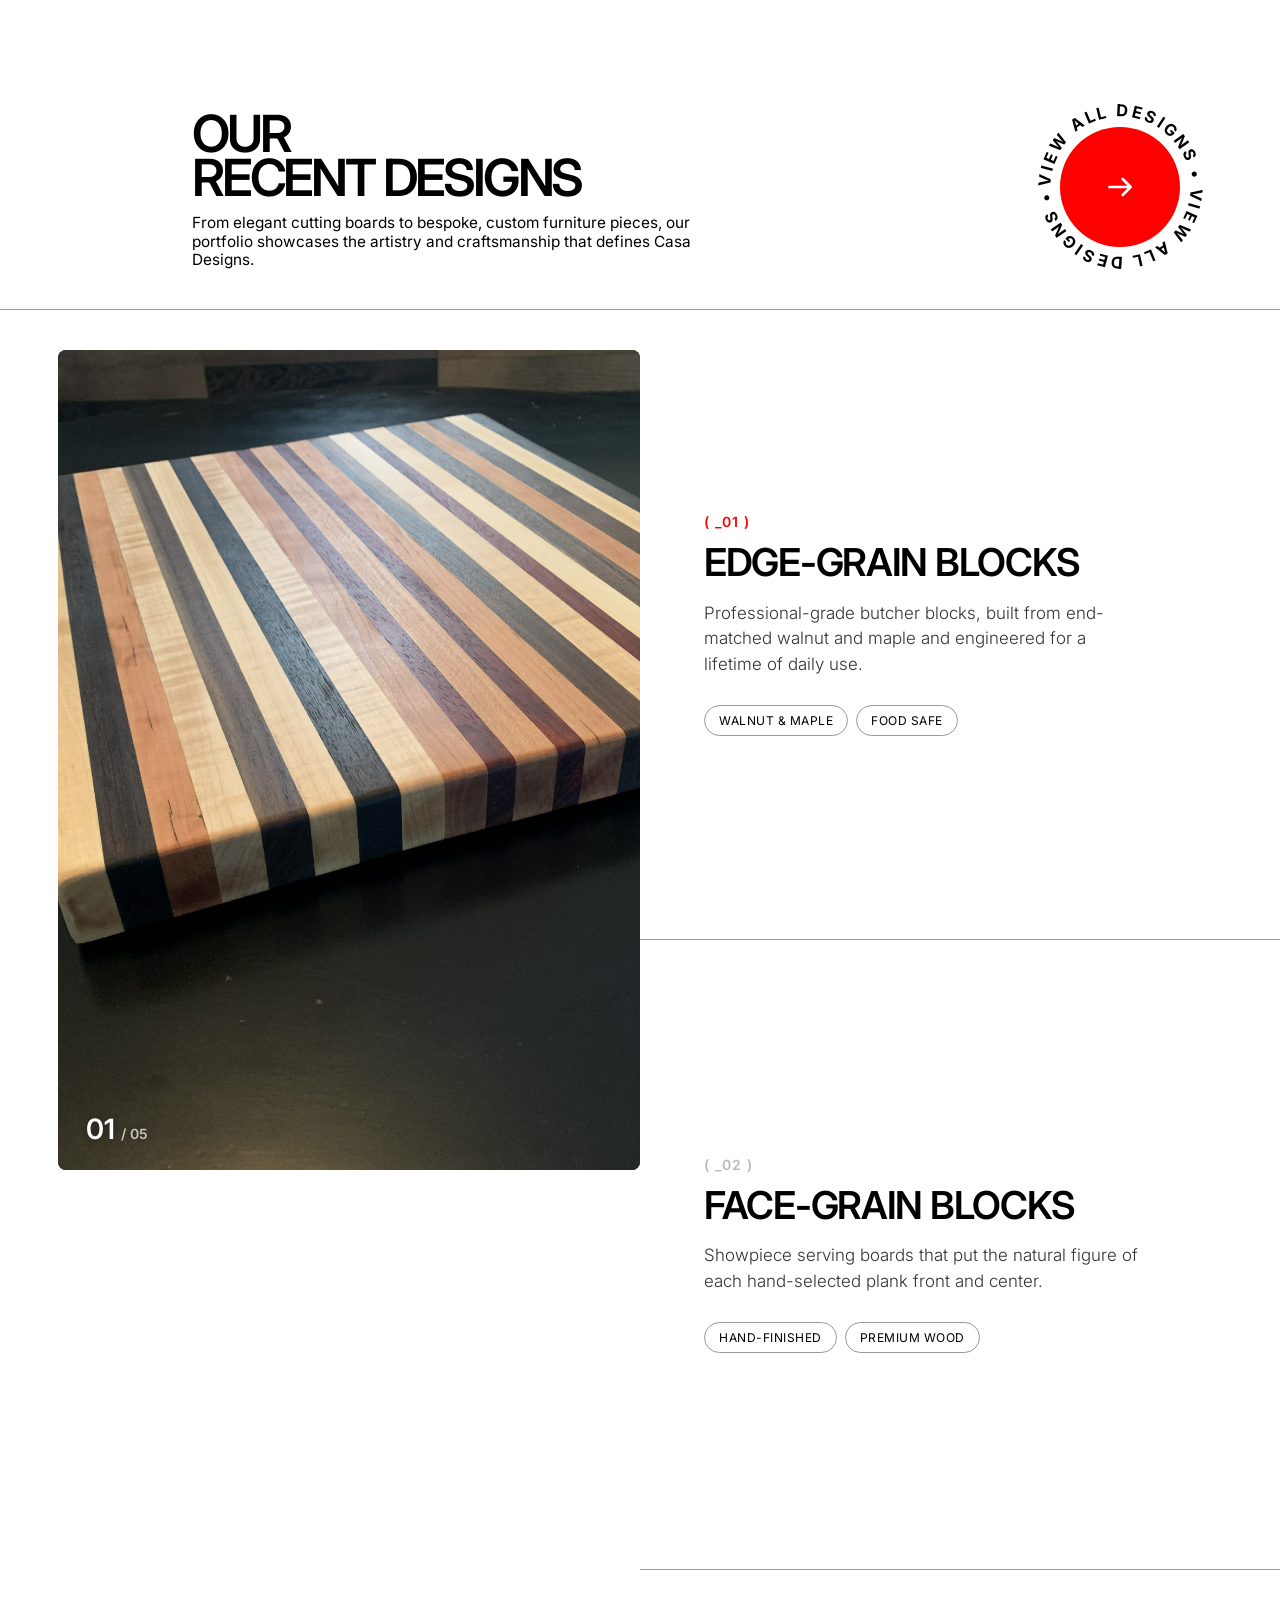
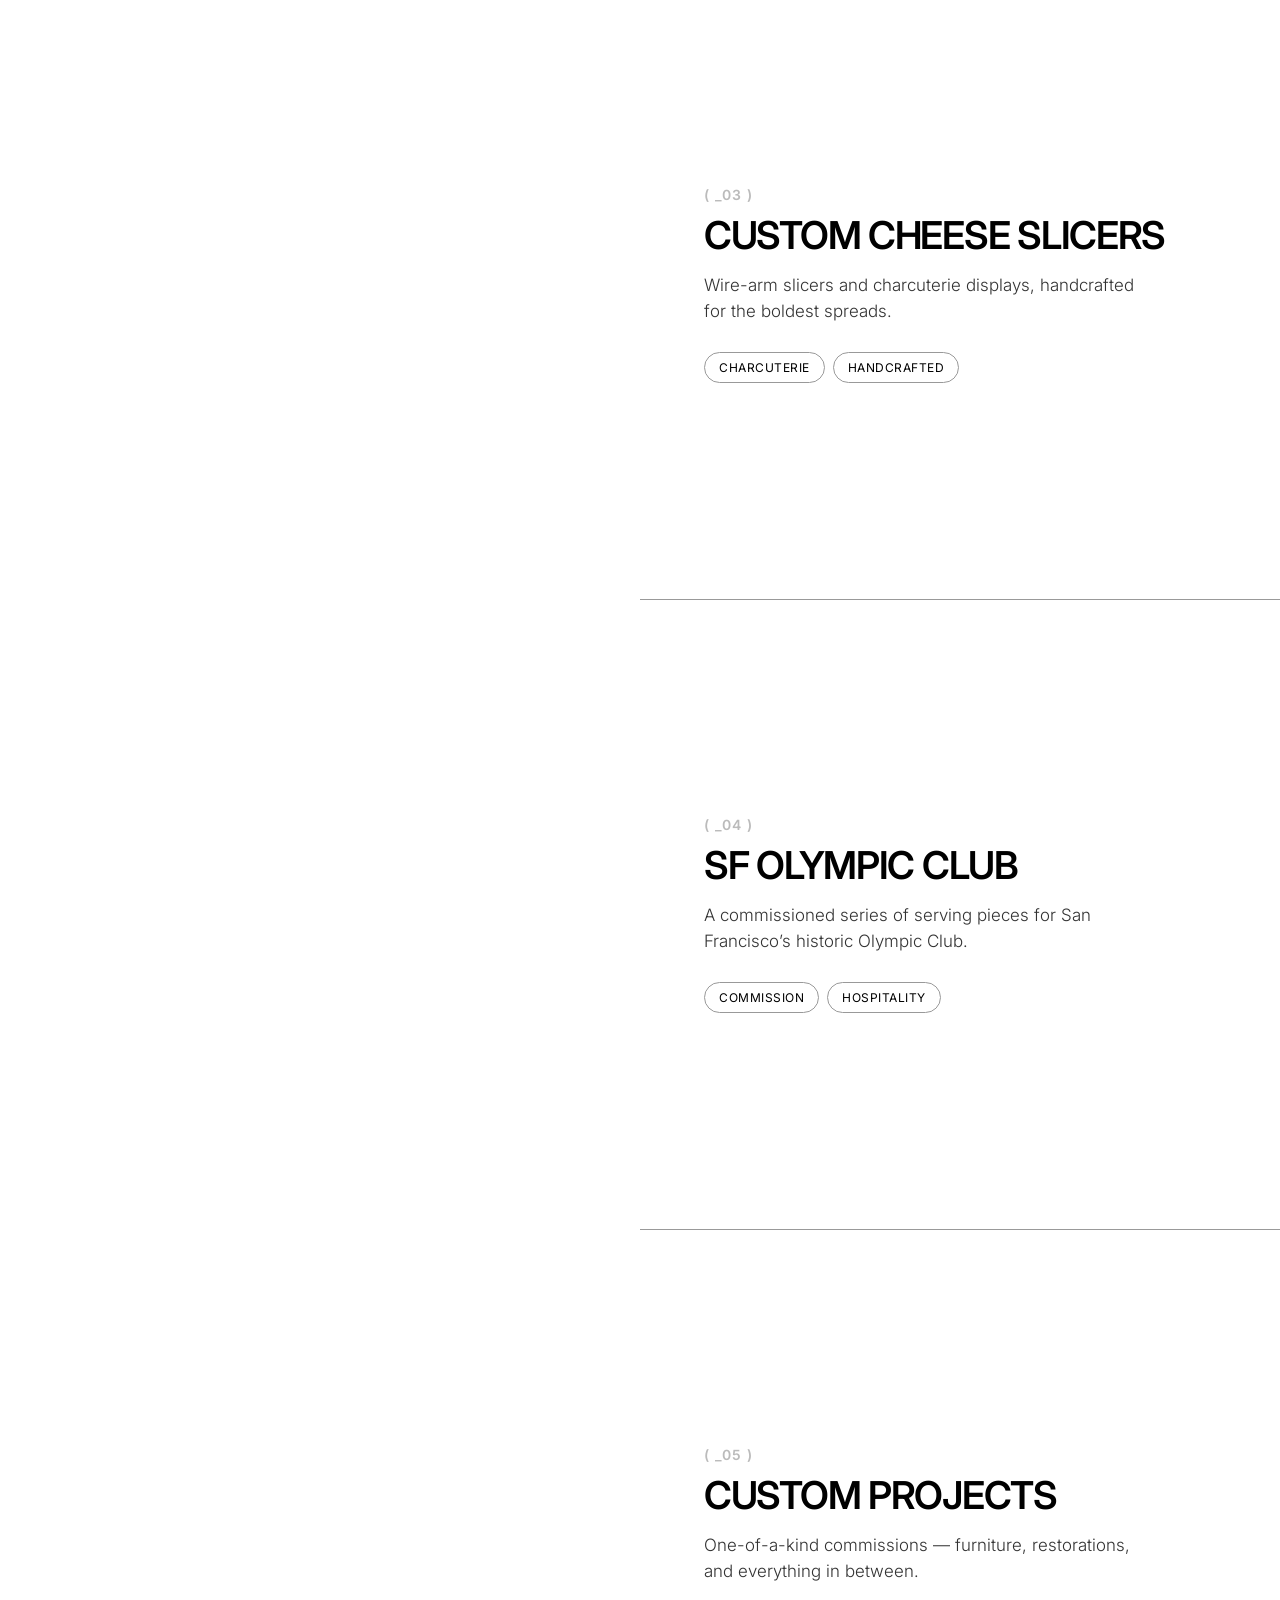
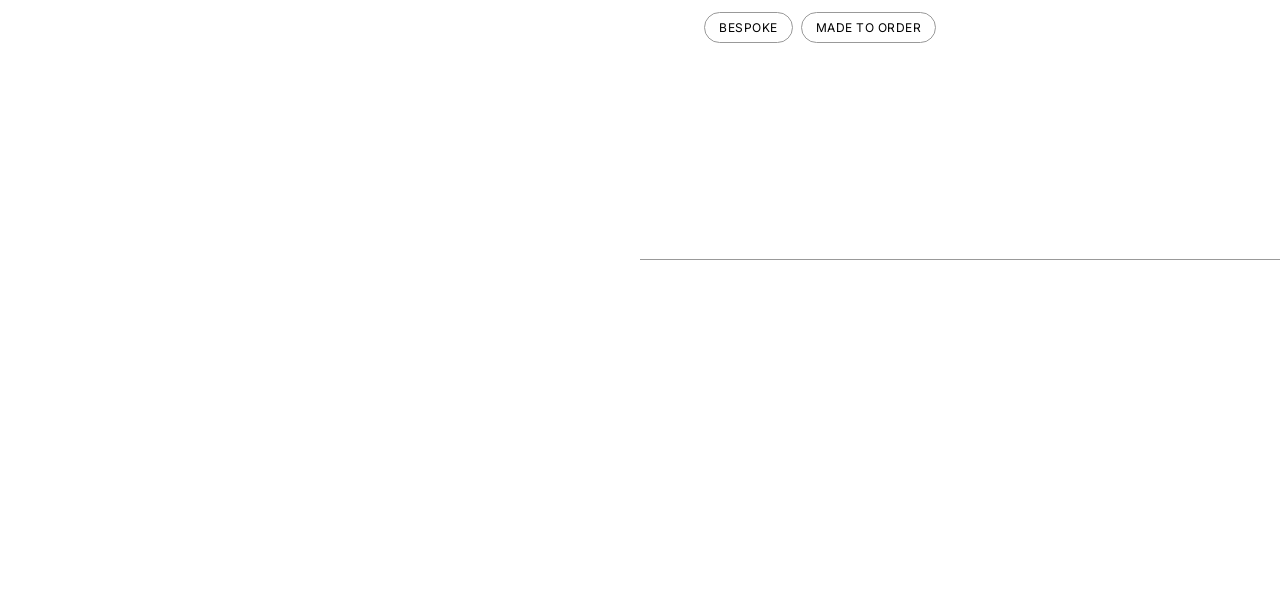
<file: design_handoff_projects_sticky_showcase/reference.html>
<!DOCTYPE html>
<html lang="en">
<head>
<meta charset="utf-8">
<meta name="viewport" content="width=device-width, initial-scale=1">
<title>Reference — Projects Sticky Showcase (option 1c)</title>
<!--
  DESIGN REFERENCE for the Casa Designs projects-section redesign (option 1c).
  Standalone vanilla HTML/CSS/JS — open directly in a browser.
  Intended to be recreated inside index.html / css/styles.css / js/gsap.js
  using the site's existing patterns (see README.md).
-->
<style>
@import url('https://fonts.googleapis.com/css2?family=Inter:ital,opsz,wght@0,14..32,100..900;1,14..32,100..900&display=swap');

body, html {
  margin: 0;
  padding: 0;
  background: #ffffff;
  font-family: 'Inter', -apple-system, BlinkMacSystemFont, "Segoe UI", Roboto, sans-serif;
  color: #000000;
}

/* ===== Section header — same pattern as existing .header-row ===== */
.projects-section { width: 100%; margin: 5% 0; }

.projects-section .header-row {
  width: 100%;
  display: flex;
  justify-content: space-between;
  align-items: center;
  min-height: 25vh;
  border-bottom: 0.5px solid #999;
}
.projects-section .header-left {
  width: 75%;
  padding: 3rem 0 1.5rem 12rem;
  box-sizing: border-box;
}
.projects-section .header-left h2 {
  margin: 0;
  font-size: 4vw;
  font-weight: 600;
  text-transform: uppercase;
  display: flex;
  flex-direction: column;
  line-height: 0.85;
  letter-spacing: -0.25vw;
}
.projects-section .header-left p {
  font-size: 1.2vw;
  line-height: 1.2;
  color: #000000;
  max-width: 70%;
}
.projects-section .header-right {
  width: 25%;
  display: flex;
  align-items: center;
  justify-content: center;
}

/* Spinning badge — identical to existing .badge-container pattern */
.badge-container { position: relative; width: 175px; height: 175px; display: flex; align-items: center; justify-content: center; }
.spinning-text-svg { position: absolute; width: 100%; height: 100%; animation: rotateText 12s linear infinite; pointer-events: none; }
.projects-section .spinning-text { fill: #000000; font-family: 'Inter', sans-serif; font-size: 14px; font-weight: bold; text-transform: uppercase; letter-spacing: 2.25px; }
.btn-red-static { background: #ff0000; width: 120px; height: 120px; border-radius: 50%; display: flex; align-items: center; justify-content: center; text-decoration: none; z-index: 2; transition: transform 0.3s ease; }
.btn-red-static:hover { transform: scale(0.95); }
@keyframes rotateText { from { transform: rotate(0deg); } to { transform: rotate(360deg); } }

/* ===== Sticky showcase ===== */
.showcase { display: flex; align-items: stretch; }

.showcase-media-col {
  width: 50%;
  box-sizing: border-box;
  padding: 40px 0 40px 4.5vw;
}
.showcase-frame {
  position: sticky;
  top: 40px;
  height: calc(100vh - 80px);
  border-radius: 8px;
  overflow: hidden;
  background: #111111;
}
.showcase-frame img {
  position: absolute;
  inset: 0;
  width: 100%;
  height: 100%;
  object-fit: cover;
  opacity: 0;
  transform: scale(1.06);
  transition: opacity 0.6s ease, transform 0.9s ease;
}
.showcase-frame img.active { opacity: 1; transform: scale(1); }
.showcase-counter {
  position: absolute;
  left: 28px;
  bottom: 24px;
  display: flex;
  align-items: baseline;
  gap: 6px;
  color: #ffffff;
  font-weight: 600;
  z-index: 2;
  text-shadow: 0 1px 8px rgba(0,0,0,0.4);
}
.showcase-counter .current { font-size: 28px; }
.showcase-counter .total { font-size: 14px; opacity: 0.7; }

.showcase-text-col { width: 50%; box-sizing: border-box; }
.showcase-block {
  min-height: 70vh;
  display: flex;
  flex-direction: column;
  justify-content: center;
  padding: 0 6.5vw 0 5vw;
  border-bottom: 0.5px solid #999;
  box-sizing: border-box;
}
.showcase-block .num {
  font-size: 14px;
  font-weight: 600;
  letter-spacing: 1px;
  color: #bbbbbb;
  transition: color 0.4s ease;
}
.showcase-block.active .num { color: #ff0000; }
.showcase-block h3 {
  margin: 14px 0 0;
  font-size: 3vw;
  font-weight: 600;
  text-transform: uppercase;
  letter-spacing: -0.1vw;
  line-height: 0.95;
}
.showcase-block p {
  margin: 20px 0 0;
  font-size: 17px;
  font-weight: 300;
  line-height: 1.5;
  color: #333333;
  max-width: 44ch;
}
.showcase-tags { display: flex; flex-wrap: wrap; gap: 8px; margin-top: 28px; }
.showcase-tags .pill {
  font-size: 12px;
  text-transform: uppercase;
  letter-spacing: 0.5px;
  padding: 7px 14px;
  border: 0.5px solid #999;
  border-radius: 999px;
  white-space: nowrap;
}

/* Spacer so you can see the scroll behavior in isolation */
.demo-spacer { height: 30vh; }
</style>
</head>
<body>

<section class="projects-section" id="projects-section">
  <div class="header-row">
    <div class="header-left">
      <h2>
        <span>Our</span>
        <span>Recent Designs</span>
      </h2>
      <p>From elegant cutting boards to bespoke, custom furniture pieces, our portfolio showcases the artistry and craftsmanship that defines Casa Designs.</p>
    </div>
    <div class="header-right">
      <div class="badge-container">
        <svg class="spinning-text-svg" viewBox="0 0 150 150" xmlns="http://www.w3.org/2000/svg">
          <path id="textCircleProjects" d="M 75, 75 m -60, 0 a 60,60 0 1,1 120,0 a 60,60 0 1,1 -120,0" fill="none" />
          <text><textPath href="#textCircleProjects" class="spinning-text">VIEW ALL DESIGNS &#8226; VIEW ALL DESIGNS &#8226;</textPath></text>
        </svg>
        <a href="gallery.html" class="btn-red-static">
          <svg xmlns="http://www.w3.org/2000/svg" width="2rem" height="2rem" viewBox="0 0 24 24"><path fill="none" stroke="#ffffff" stroke-linecap="round" stroke-linejoin="round" stroke-width="2" d="M4 12h16m0 0l-6-6m6 6l-6 6"/></svg>
        </a>
      </div>
    </div>
  </div>

  <div class="showcase">
    <div class="showcase-media-col">
      <div class="showcase-frame">
        <img src="./img/portfolio1.jpg" alt="Edge-Grain Blocks" class="active" data-showcase-img>
        <img src="./img/portfolio2.jpg" alt="Face-Grain Blocks" data-showcase-img>
        <img src="./img/portfolio3.jpg" alt="Custom Cheese Slicers" data-showcase-img>
        <img src="./img/sf-club.jpg" alt="SF Olympic Club" data-showcase-img>
        <img src="./img/custom-cover.jpg" alt="Custom Projects" data-showcase-img>
        <div class="showcase-counter"><span class="current" data-showcase-current>01</span><span class="total">/ 05</span></div>
      </div>
    </div>

    <div class="showcase-text-col">
      <div class="showcase-block active" data-showcase-block>
        <span class="num">( _01 )</span>
        <h3>Edge-Grain Blocks</h3>
        <p>Professional-grade butcher blocks, built from end-matched walnut and maple and engineered for a lifetime of daily use.</p>
        <div class="showcase-tags"><span class="pill">Walnut &amp; Maple</span><span class="pill">Food Safe</span></div>
      </div>
      <div class="showcase-block" data-showcase-block>
        <span class="num">( _02 )</span>
        <h3>Face-Grain Blocks</h3>
        <p>Showpiece serving boards that put the natural figure of each hand-selected plank front and center.</p>
        <div class="showcase-tags"><span class="pill">Hand-Finished</span><span class="pill">Premium Wood</span></div>
      </div>
      <div class="showcase-block" data-showcase-block>
        <span class="num">( _03 )</span>
        <h3>Custom Cheese Slicers</h3>
        <p>Wire-arm slicers and charcuterie displays, handcrafted for the boldest spreads.</p>
        <div class="showcase-tags"><span class="pill">Charcuterie</span><span class="pill">Handcrafted</span></div>
      </div>
      <div class="showcase-block" data-showcase-block>
        <span class="num">( _04 )</span>
        <h3>SF Olympic Club</h3>
        <p>A commissioned series of serving pieces for San Francisco&rsquo;s historic Olympic Club.</p>
        <div class="showcase-tags"><span class="pill">Commission</span><span class="pill">Hospitality</span></div>
      </div>
      <div class="showcase-block" data-showcase-block>
        <span class="num">( _05 )</span>
        <h3>Custom Projects</h3>
        <p>One-of-a-kind commissions &mdash; furniture, restorations, and everything in between.</p>
        <div class="showcase-tags"><span class="pill">Bespoke</span><span class="pill">Made to Order</span></div>
      </div>
    </div>
  </div>
</section>

<div class="demo-spacer"></div>

<script>
// Vanilla activation logic. In the real site, prefer GSAP ScrollTrigger
// (already loaded on index.html) — see README.md "Interactions & Behavior".
(function () {
  var blocks = Array.prototype.slice.call(document.querySelectorAll('[data-showcase-block]'));
  var imgs = Array.prototype.slice.call(document.querySelectorAll('[data-showcase-img]'));
  var counter = document.querySelector('[data-showcase-current]');
  var active = 0;

  function setActive(i) {
    if (i === active) return;
    active = i;
    blocks.forEach(function (b, j) { b.classList.toggle('active', j === i); });
    imgs.forEach(function (im, j) { im.classList.toggle('active', j === i); });
    counter.textContent = String(i + 1).padStart(2, '0');
  }

  function onScroll() {
    var mid = window.innerHeight / 2;
    for (var i = 0; i < blocks.length; i++) {
      var r = blocks[i].getBoundingClientRect();
      if (r.top <= mid && r.bottom > mid) { setActive(i); return; }
    }
  }

  window.addEventListener('scroll', onScroll, { passive: true });
  onScroll();
})();
</script>
</body>
</html>
</file>
